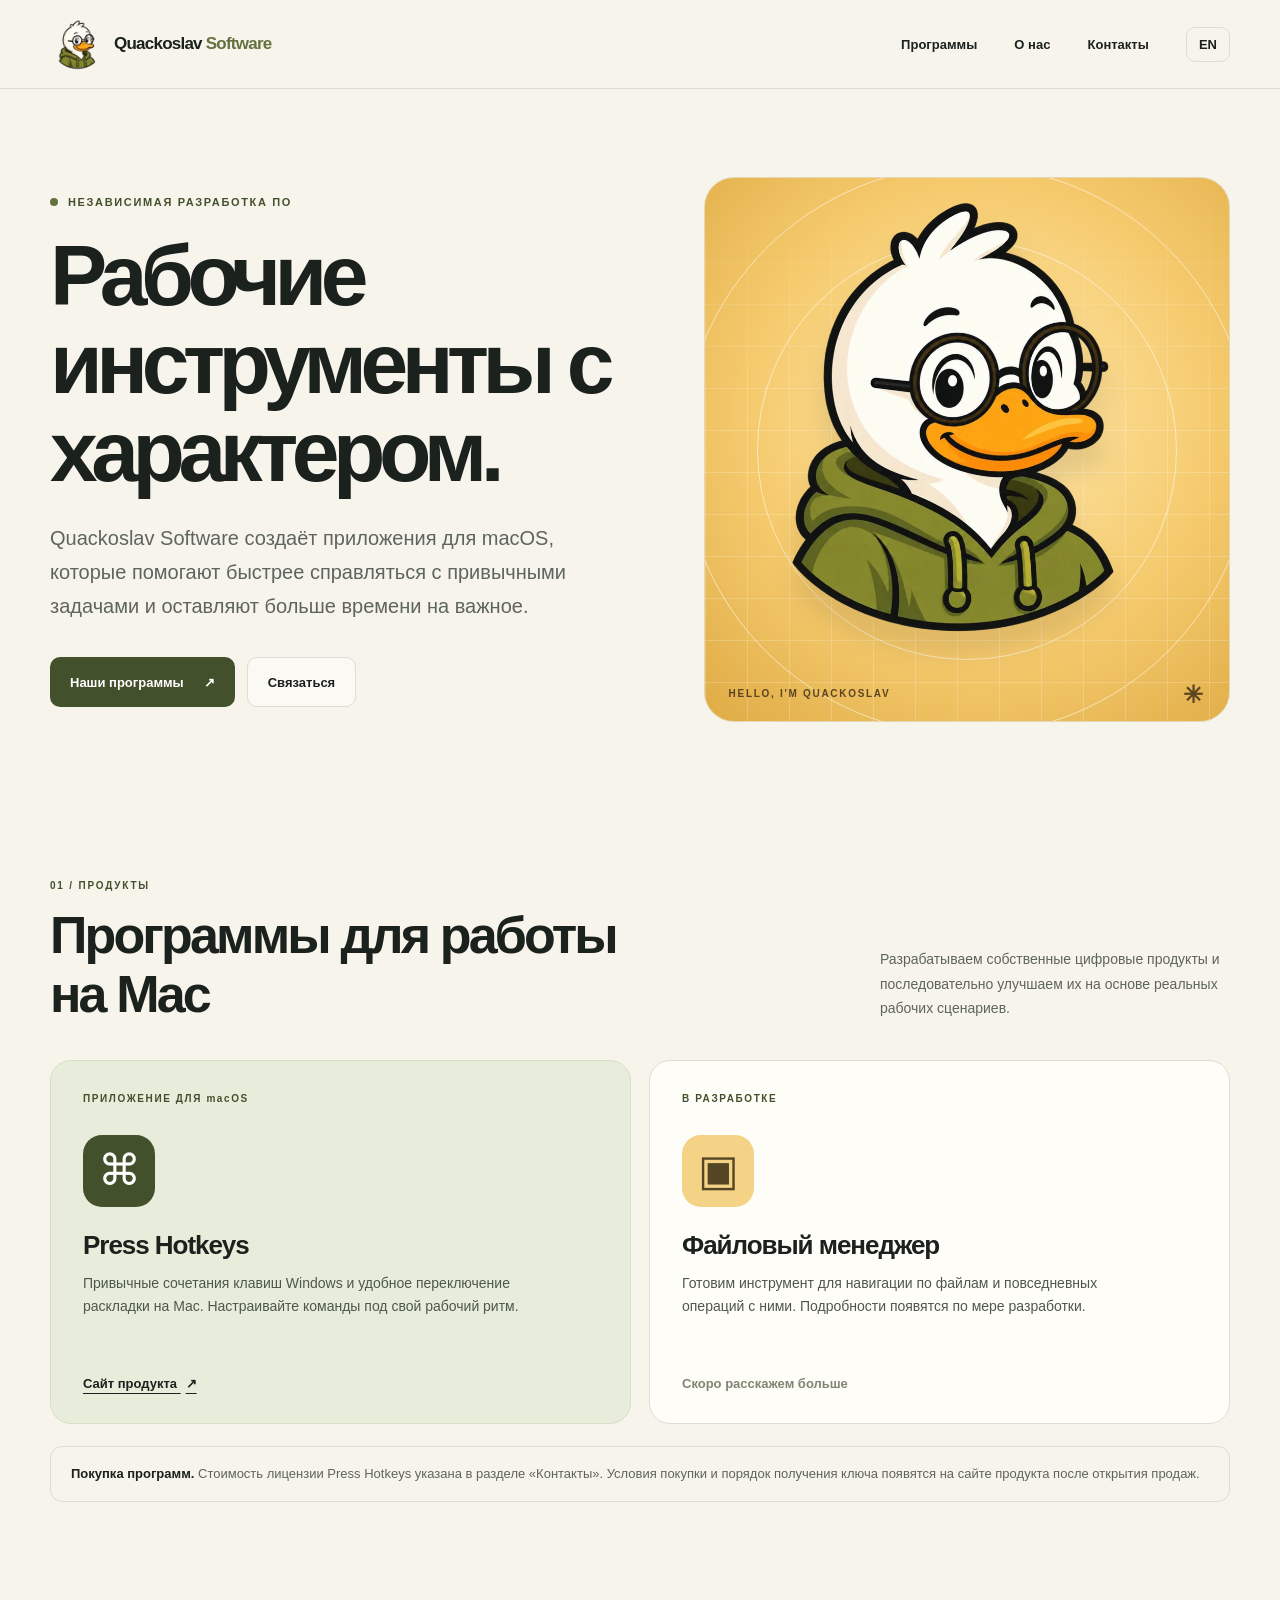
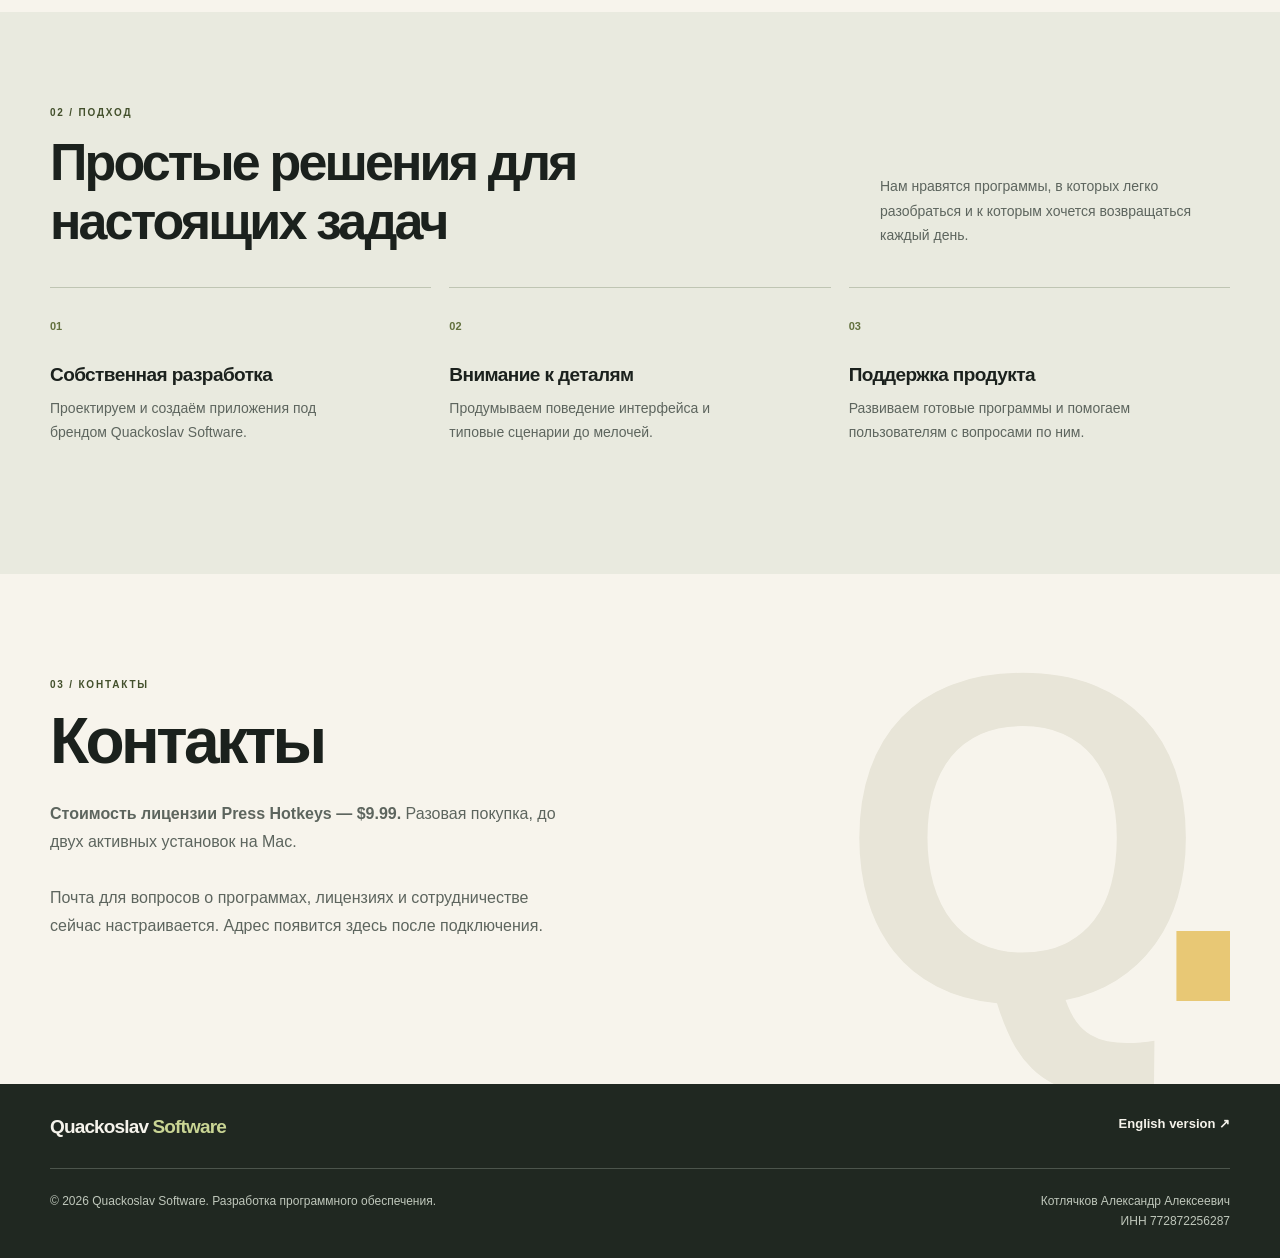
<file: index.html>
<!doctype html>
<html lang="ru">
<head>
  <meta charset="utf-8">
  <meta name="viewport" content="width=device-width, initial-scale=1">
  <meta name="theme-color" content="#f7f4ec">
  <meta name="description" content="Quackoslav Software — независимая разработка программ для macOS. Приложения для удобной работы с клавиатурой, файлами и повседневными задачами.">
  <link rel="canonical" href="https://quackoslavsoft.ru/">
  <link rel="alternate" hreflang="ru" href="https://quackoslavsoft.ru/">
  <link rel="alternate" hreflang="en" href="https://quackoslavsoft.ru/en/">
  <link rel="alternate" hreflang="x-default" href="https://quackoslavsoft.ru/en/">
  <link rel="icon" type="image/png" href="/assets/quackoslav-favicon.png">
  <link rel="stylesheet" href="/styles.css">
  <meta property="og:type" content="website">
  <meta property="og:site_name" content="Quackoslav Software">
  <meta property="og:locale" content="ru_RU">
  <meta property="og:title" content="Quackoslav Software — полезные программы для macOS">
  <meta property="og:description" content="Разрабатываем собственные приложения для удобной повседневной работы на Mac.">
  <meta property="og:url" content="https://quackoslavsoft.ru/">
  <meta property="og:image" content="https://quackoslavsoft.ru/assets/quackoslav-social.png">
  <title>Quackoslav Software — разработка программ для macOS</title>
</head>
<body>
  <a class="skip-link" href="#main">Перейти к содержимому</a>
  <header class="site-header">
    <div class="container header-inner">
      <a class="brand" href="/" aria-label="Quackoslav Software — главная">
        <img src="/assets/quackoslav-icon.webp" alt="" width="55" height="55">
        <span>Quackoslav <strong>Software</strong></span>
      </a>
      <nav class="site-nav" aria-label="Основная навигация">
        <a href="#products">Программы</a>
        <a href="#about">О нас</a>
        <a href="#contact">Контакты</a>
        <a class="language" href="/en/" lang="en" hreflang="en">EN</a>
      </nav>
    </div>
  </header>

  <main id="main">
    <section class="hero container" aria-labelledby="hero-title">
      <div class="hero-copy">
        <span class="eyebrow"><span class="eyebrow-dot"></span> Независимая разработка ПО</span>
        <h1 id="hero-title">Рабочие инструменты с характером.</h1>
        <p class="hero-lead">Quackoslav Software создаёт приложения для macOS, которые помогают быстрее справляться с привычными задачами и оставляют больше времени на важное.</p>
        <div class="hero-actions">
          <a class="button button-primary" href="#products">Наши программы <span aria-hidden="true">↗</span></a>
          <a class="button button-quiet" href="#contact">Связаться</a>
        </div>
      </div>
      <div class="hero-art" aria-label="Крякослав — талисман Quackoslav Software" role="img">
        <div class="art-grid" aria-hidden="true"></div>
        <span class="orbit orbit-one" aria-hidden="true"></span>
        <span class="orbit orbit-two" aria-hidden="true"></span>
        <div class="hero-logo-wrap"><img src="/assets/quackoslav-hero.webp" alt="" width="840" height="1120" fetchpriority="high"></div>
        <span class="art-caption" aria-hidden="true">HELLO, I'M QUACKOSLAV <span>✳</span></span>
      </div>
    </section>

    <section class="section container" id="products" aria-labelledby="products-title">
      <div class="section-heading">
        <div><span class="section-kicker">01 / ПРОДУКТЫ</span><h2 id="products-title">Программы для работы на Mac</h2></div>
        <p>Разрабатываем собственные цифровые продукты и последовательно улучшаем их на основе реальных рабочих сценариев.</p>
      </div>
      <div class="product-grid">
        <article class="product-card product-featured">
          <span class="product-type">ПРИЛОЖЕНИЕ ДЛЯ macOS</span>
          <div class="product-icon" aria-hidden="true">⌘</div>
          <h3>Press Hotkeys</h3>
          <p>Привычные сочетания клавиш Windows и удобное переключение раскладки на Mac. Настраивайте команды под свой рабочий ритм.</p>
          <a class="product-link" href="https://presshotkeys.com/" target="_blank" rel="noopener noreferrer">Сайт продукта <span aria-hidden="true">↗</span></a>
        </article>
        <article class="product-card">
          <span class="product-type">В РАЗРАБОТКЕ</span>
          <div class="product-icon folder-icon" aria-hidden="true">▣</div>
          <h3>Файловый менеджер</h3>
          <p>Готовим инструмент для навигации по файлам и повседневных операций с ними. Подробности появятся по мере разработки.</p>
          <span class="product-soon">Скоро расскажем больше</span>
        </article>
      </div>
      <p class="license-note"><strong>Покупка программ.</strong> Стоимость лицензии Press Hotkeys указана в разделе «Контакты». Условия покупки и порядок получения ключа появятся на сайте продукта после открытия продаж.</p>
    </section>

    <section class="section principles" id="about" aria-labelledby="about-title">
      <div class="container">
        <div class="section-heading">
          <div><span class="section-kicker">02 / ПОДХОД</span><h2 id="about-title">Простые решения для настоящих задач</h2></div>
          <p>Нам нравятся программы, в которых легко разобраться и к которым хочется возвращаться каждый день.</p>
        </div>
        <div class="principle-grid">
          <div class="principle"><span class="principle-number">01</span><h3>Собственная разработка</h3><p>Проектируем и создаём приложения под брендом Quackoslav Software.</p></div>
          <div class="principle"><span class="principle-number">02</span><h3>Внимание к деталям</h3><p>Продумываем поведение интерфейса и типовые сценарии до мелочей.</p></div>
          <div class="principle"><span class="principle-number">03</span><h3>Поддержка продукта</h3><p>Развиваем готовые программы и помогаем пользователям с вопросами по ним.</p></div>
        </div>
      </div>
    </section>

    <section class="contact-section container" id="contact" aria-labelledby="contact-title">
      <div class="contact-copy">
        <span class="section-kicker">03 / КОНТАКТЫ</span>
        <h2 id="contact-title">Контакты</h2>
        <p><strong>Стоимость лицензии Press Hotkeys — $9.99.</strong> Разовая покупка, до двух активных установок на Mac.</p>
        <p>Почта для вопросов о программах, лицензиях и сотрудничестве сейчас настраивается. Адрес появится здесь после подключения.</p>
      </div>
      <div class="contact-mark" aria-hidden="true">Q<span>.</span></div>
    </section>
  </main>

  <footer class="site-footer">
    <div class="container footer-top">
      <a class="footer-brand" href="/">Quackoslav <strong>Software</strong></a>
      <a href="/en/" lang="en" hreflang="en">English version ↗</a>
    </div>
    <div class="container footer-bottom">
      <p>© 2026 Quackoslav Software. Разработка программного обеспечения.</p>
      <div class="legal-identity" data-nosnippet><!--noindex--><p>Котлячков Александр Алексеевич<br>ИНН 772872256287</p><!--/noindex--></div>
    </div>
  </footer>
</body>
</html>
</file>
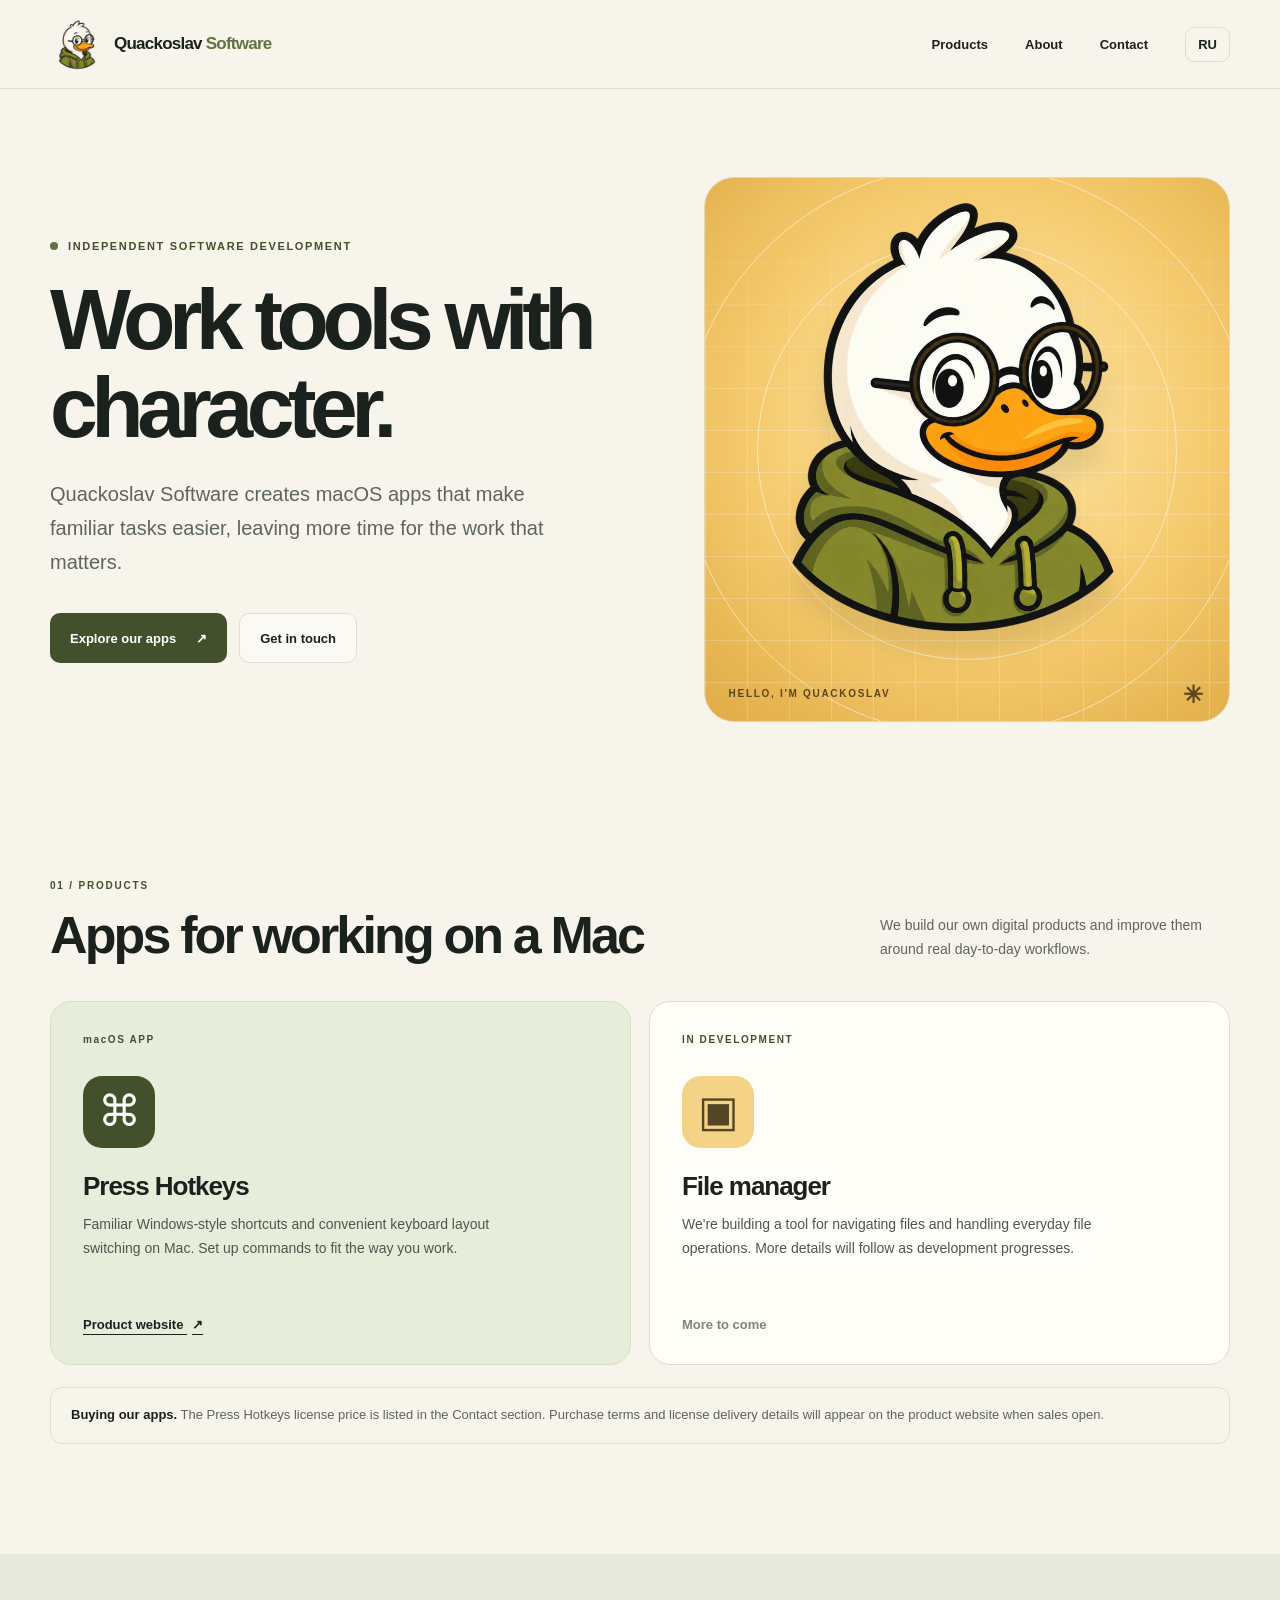
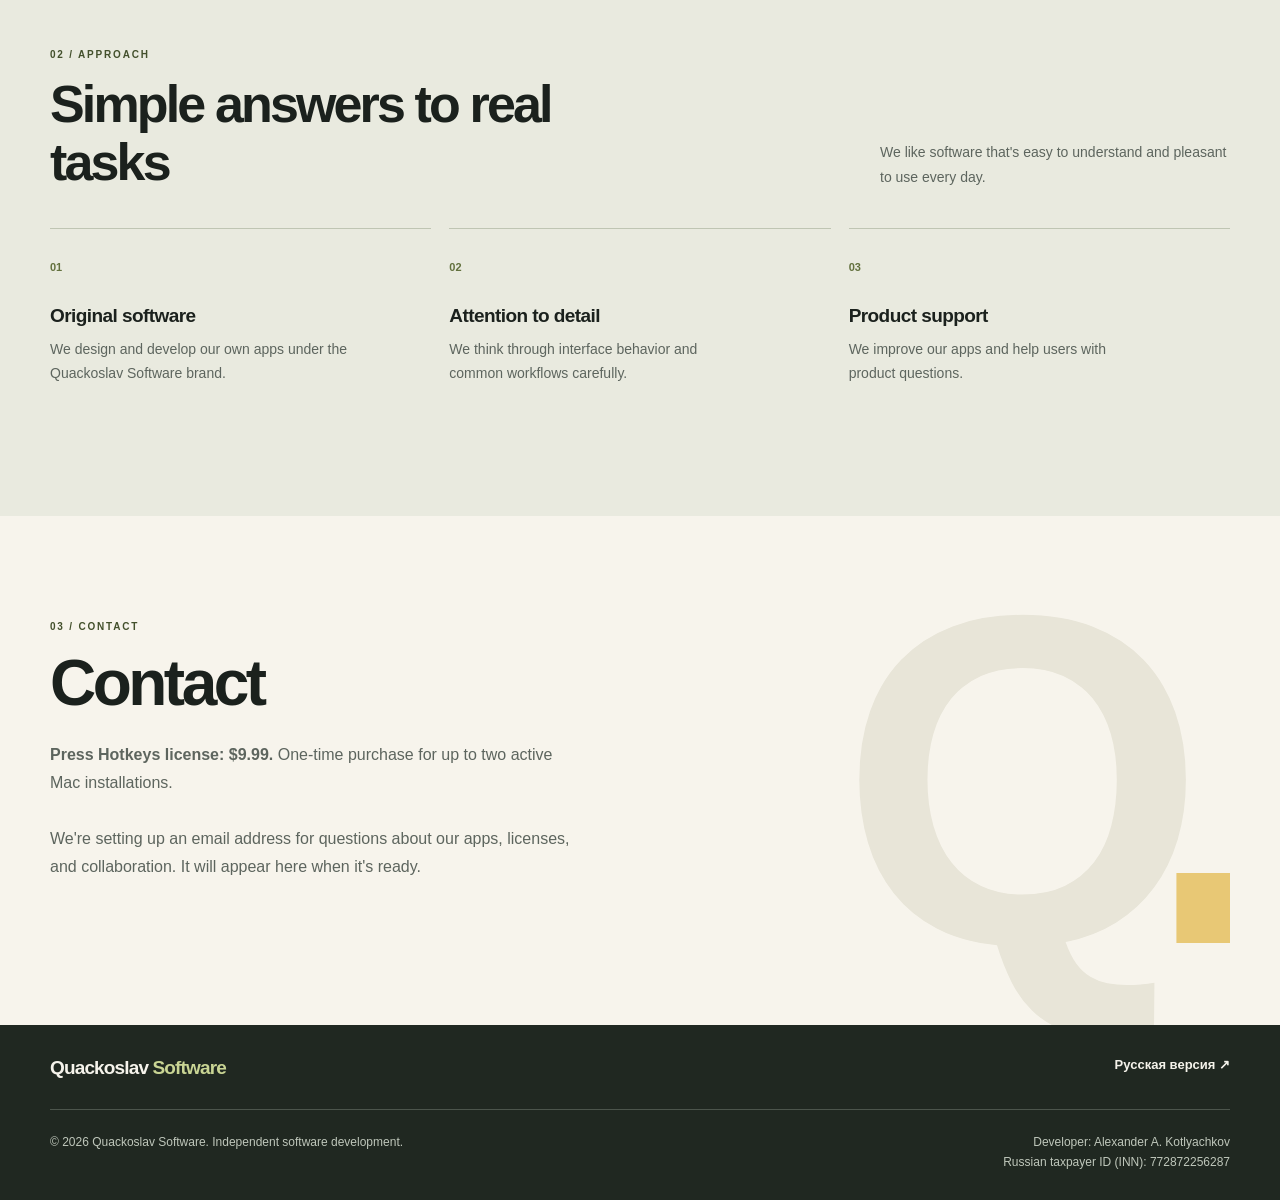
<file: en/index.html>
<!doctype html>
<html lang="en">
<head>
  <meta charset="utf-8">
  <meta name="viewport" content="width=device-width, initial-scale=1">
  <meta name="theme-color" content="#f7f4ec">
  <meta name="description" content="Quackoslav Software is an independent developer of macOS apps for comfortable everyday work with shortcuts, files, and more.">
  <link rel="canonical" href="https://quackoslavsoft.ru/en/">
  <link rel="alternate" hreflang="ru" href="https://quackoslavsoft.ru/">
  <link rel="alternate" hreflang="en" href="https://quackoslavsoft.ru/en/">
  <link rel="alternate" hreflang="x-default" href="https://quackoslavsoft.ru/en/">
  <link rel="icon" type="image/png" href="/assets/quackoslav-favicon.png">
  <link rel="stylesheet" href="/styles.css">
  <meta property="og:type" content="website">
  <meta property="og:site_name" content="Quackoslav Software">
  <meta property="og:locale" content="en_US">
  <meta property="og:title" content="Quackoslav Software — useful apps for macOS">
  <meta property="og:description" content="Independent macOS software for comfortable everyday work.">
  <meta property="og:url" content="https://quackoslavsoft.ru/en/">
  <meta property="og:image" content="https://quackoslavsoft.ru/assets/quackoslav-social.png">
  <title>Quackoslav Software — macOS app development</title>
</head>
<body>
  <a class="skip-link" href="#main">Skip to content</a>
  <header class="site-header">
    <div class="container header-inner">
      <a class="brand" href="/en/" aria-label="Quackoslav Software — home">
        <img src="/assets/quackoslav-icon.webp" alt="" width="55" height="55">
        <span>Quackoslav <strong>Software</strong></span>
      </a>
      <nav class="site-nav" aria-label="Main navigation">
        <a href="#products">Products</a>
        <a href="#about">About</a>
        <a href="#contact">Contact</a>
        <a class="language" href="/" lang="ru" hreflang="ru">RU</a>
      </nav>
    </div>
  </header>

  <main id="main">
    <section class="hero container" aria-labelledby="hero-title">
      <div class="hero-copy">
        <span class="eyebrow"><span class="eyebrow-dot"></span> Independent software development</span>
        <h1 id="hero-title">Work tools with character.</h1>
        <p class="hero-lead">Quackoslav Software creates macOS apps that make familiar tasks easier, leaving more time for the work that matters.</p>
        <div class="hero-actions">
          <a class="button button-primary" href="#products">Explore our apps <span aria-hidden="true">↗</span></a>
          <a class="button button-quiet" href="#contact">Get in touch</a>
        </div>
      </div>
      <div class="hero-art" aria-label="Quackoslav, the Quackoslav Software mascot" role="img">
        <div class="art-grid" aria-hidden="true"></div>
        <span class="orbit orbit-one" aria-hidden="true"></span>
        <span class="orbit orbit-two" aria-hidden="true"></span>
        <div class="hero-logo-wrap"><img src="/assets/quackoslav-hero.webp" alt="" width="840" height="1120" fetchpriority="high"></div>
        <span class="art-caption" aria-hidden="true">HELLO, I'M QUACKOSLAV <span>✳</span></span>
      </div>
    </section>

    <section class="section container" id="products" aria-labelledby="products-title">
      <div class="section-heading">
        <div><span class="section-kicker">01 / PRODUCTS</span><h2 id="products-title">Apps for working on a Mac</h2></div>
        <p>We build our own digital products and improve them around real day-to-day workflows.</p>
      </div>
      <div class="product-grid">
        <article class="product-card product-featured">
          <span class="product-type">macOS APP</span>
          <div class="product-icon" aria-hidden="true">⌘</div>
          <h3>Press Hotkeys</h3>
          <p>Familiar Windows-style shortcuts and convenient keyboard layout switching on Mac. Set up commands to fit the way you work.</p>
          <a class="product-link" href="https://presshotkeys.com/" target="_blank" rel="noopener noreferrer">Product website <span aria-hidden="true">↗</span></a>
        </article>
        <article class="product-card">
          <span class="product-type">IN DEVELOPMENT</span>
          <div class="product-icon folder-icon" aria-hidden="true">▣</div>
          <h3>File manager</h3>
          <p>We're building a tool for navigating files and handling everyday file operations. More details will follow as development progresses.</p>
          <span class="product-soon">More to come</span>
        </article>
      </div>
      <p class="license-note"><strong>Buying our apps.</strong> The Press Hotkeys license price is listed in the Contact section. Purchase terms and license delivery details will appear on the product website when sales open.</p>
    </section>

    <section class="section principles" id="about" aria-labelledby="about-title">
      <div class="container">
        <div class="section-heading">
          <div><span class="section-kicker">02 / APPROACH</span><h2 id="about-title">Simple answers to real tasks</h2></div>
          <p>We like software that's easy to understand and pleasant to use every day.</p>
        </div>
        <div class="principle-grid">
          <div class="principle"><span class="principle-number">01</span><h3>Original software</h3><p>We design and develop our own apps under the Quackoslav Software brand.</p></div>
          <div class="principle"><span class="principle-number">02</span><h3>Attention to detail</h3><p>We think through interface behavior and common workflows carefully.</p></div>
          <div class="principle"><span class="principle-number">03</span><h3>Product support</h3><p>We improve our apps and help users with product questions.</p></div>
        </div>
      </div>
    </section>

    <section class="contact-section container" id="contact" aria-labelledby="contact-title">
      <div class="contact-copy">
        <span class="section-kicker">03 / CONTACT</span>
        <h2 id="contact-title">Contact</h2>
        <p><strong>Press Hotkeys license: $9.99.</strong> One-time purchase for up to two active Mac installations.</p>
        <p>We're setting up an email address for questions about our apps, licenses, and collaboration. It will appear here when it's ready.</p>
      </div>
      <div class="contact-mark" aria-hidden="true">Q<span>.</span></div>
    </section>
  </main>

  <footer class="site-footer">
    <div class="container footer-top">
      <a class="footer-brand" href="/en/">Quackoslav <strong>Software</strong></a>
      <a href="/" lang="ru" hreflang="ru">Русская версия ↗</a>
    </div>
    <div class="container footer-bottom">
      <p>© 2026 Quackoslav Software. Independent software development.</p>
      <div class="legal-identity" data-nosnippet><!--noindex--><p>Developer: Alexander A. Kotlyachkov<br>Russian taxpayer ID (INN): 772872256287</p><!--/noindex--></div>
    </div>
  </footer>
</body>
</html>
</file>
<file: styles.css>
:root {
  color-scheme: light;
  --paper: #f7f4ec;
  --ink: #1b211d;
  --muted: #5d655e;
  --line: #dcded2;
  --olive: #63713e;
  --olive-dark: #43502c;
  --gold: #f3bc43;
  --white: #fffdf8;
}

* { box-sizing: border-box; }
html { scroll-behavior: smooth; }
body { margin: 0; color: var(--ink); background: var(--paper); font-family: -apple-system, BlinkMacSystemFont, 'Segoe UI', Arial, sans-serif; -webkit-font-smoothing: antialiased; }
img { display: block; max-width: 100%; }
a { color: inherit; }
.container { width: min(1180px, calc(100% - 48px)); margin-inline: auto; }
.skip-link { position: absolute; top: -100px; left: 16px; z-index: 100; padding: 10px 14px; background: var(--ink); color: white; }
.skip-link:focus { top: 12px; }

.site-header { position: relative; z-index: 5; border-bottom: 1px solid var(--line); }
.header-inner { min-height: 88px; display: flex; align-items: center; justify-content: space-between; gap: 24px; }
.brand { display: inline-flex; align-items: center; gap: 9px; text-decoration: none; font-size: 17px; font-weight: 800; letter-spacing: -.045em; white-space: nowrap; }
.brand img { width: 55px; height: 55px; object-fit: contain; }
.brand strong, .footer-brand strong { color: var(--olive); }
.site-nav { display: flex; align-items: center; gap: clamp(14px, 2.9vw, 38px); font-size: 13px; font-weight: 700; }
.site-nav a { text-decoration: none; transition: color .2s ease; }
.site-nav a:hover, .footer-top a:hover { color: var(--olive); }
.site-nav .language { padding: 9px 12px; border: 1px solid var(--line); border-radius: 9px; }

.hero { display: grid; grid-template-columns: 1.07fr .93fr; gap: 48px; align-items: center; padding-block: 88px 100px; }
.hero-copy { position: relative; z-index: 1; }
.eyebrow { display: inline-flex; align-items: center; gap: 10px; color: var(--olive-dark); text-transform: uppercase; letter-spacing: .15em; font-size: 11px; font-weight: 800; }
.eyebrow-dot { display: block; width: 8px; height: 8px; background: var(--olive); border-radius: 50%; }
h1, h2, h3, p { margin-top: 0; }
h1 { max-width: 700px; margin: 21px 0 26px; font-size: clamp(54px, 6.7vw, 88px); line-height: 1.03; letter-spacing: -.075em; font-weight: 800; }
.hero-lead { max-width: 540px; color: var(--muted); font-size: clamp(17px, 1.65vw, 20px); line-height: 1.7; }
.hero-actions { display: flex; flex-wrap: wrap; align-items: center; gap: 12px; margin-top: 34px; }
.button { min-height: 50px; display: inline-flex; align-items: center; justify-content: center; gap: 20px; padding: 13px 20px; border-radius: 10px; text-decoration: none; font-size: 13px; font-weight: 800; transition: transform .2s ease, background .2s ease; }
.button:hover { transform: translateY(-2px); }
.button-primary { background: var(--olive-dark); color: #fff; }
.button-primary:hover { background: #303b20; }
.button-quiet { border: 1px solid var(--line); background: rgba(255,255,255,.42); }

.hero-art { position: relative; min-height: 545px; overflow: hidden; border: 1px solid #e4d7b1; border-radius: 30px; background: radial-gradient(circle at 53% 44%, #ffeab0, #f5ca6d 57%, #dfab45 100%); isolation: isolate; }
.art-grid { position: absolute; inset: 0; opacity: .34; background-image: linear-gradient(#fff9 1px, transparent 1px), linear-gradient(90deg, #fff9 1px, transparent 1px); background-size: 42px 42px; mask-image: linear-gradient(to bottom, transparent, black 45%); }
.orbit { position: absolute; width: 570px; height: 570px; border: 1px solid rgba(255,255,255,.54); border-radius: 50%; top: 50%; left: 50%; transform: translate(-50%,-50%); }
.orbit-two { width: 420px; height: 420px; }
.hero-logo-wrap { position: absolute; inset: 24px 14px 70px; display: grid; place-items: center; min-width: 0; min-height: 0; }
.hero-logo-wrap img { position: absolute; inset: 0; width: 100%; height: 100%; object-fit: contain; filter: drop-shadow(0 22px 12px rgba(58,45,19,.12)); }
.art-caption { position: absolute; bottom: 19px; left: 24px; right: 24px; display: flex; justify-content: space-between; font-size: 10px; font-weight: 800; letter-spacing: .17em; color: #594521; }
.art-caption span { font-size: 24px; line-height: .6; }

.section { padding-block: 58px 110px; }
.section-heading { display: flex; align-items: end; justify-content: space-between; gap: 40px; margin-bottom: 36px; }
.section-heading > div { max-width: 610px; }
.section-heading > p { max-width: 350px; margin-bottom: 3px; color: var(--muted); font-size: 14px; line-height: 1.75; }
.section-kicker { display: block; margin-bottom: 15px; color: var(--olive-dark); font-size: 10px; font-weight: 800; letter-spacing: .18em; }
h2 { margin-bottom: 0; font-size: clamp(35px, 4.1vw, 52px); line-height: 1.13; letter-spacing: -.055em; }
.product-grid { display: grid; grid-template-columns: repeat(2, minmax(0,1fr)); gap: 18px; }
.product-card { min-height: 364px; display: flex; flex-direction: column; align-items: flex-start; padding: 32px; border: 1px solid var(--line); border-radius: 21px; background: #fffdf7; }
.product-featured { background: #e7ecdb; border-color: #d6dfc3; }
.product-type { color: var(--olive-dark); font-size: 10px; font-weight: 800; letter-spacing: .16em; }
.product-icon { display: grid; place-items: center; width: 72px; height: 72px; margin: 31px 0 23px; border-radius: 19px; background: var(--olive-dark); color: #fff; font-family: 'DM Sans', sans-serif; font-size: 43px; line-height: 1; }
.folder-icon { background: #f4d286; color: #544624; }
.product-card h3 { margin-bottom: 11px; font-size: 26px; line-height: 1.2; letter-spacing: -.04em; }
.product-card p { max-width: 460px; margin-bottom: 26px; color: #4d574f; line-height: 1.7; font-size: 14px; }
.product-link, .product-soon { margin-top: auto; font-size: 13px; font-weight: 800; }
.product-link { text-decoration-thickness: 1px; text-underline-offset: 5px; }
.product-link span { margin-left: 5px; }
.product-soon { color: #818575; }
.license-note { margin: 22px 0 0; padding: 17px 20px; border: 1px solid var(--line); border-radius: 12px; color: var(--muted); font-size: 13px; line-height: 1.6; }
.license-note strong { color: var(--ink); }

.principles { padding-block: 95px 104px; background: #e9eadf; }
.principle-grid { display: grid; grid-template-columns: repeat(3, minmax(0,1fr)); gap: 18px; }
.principle { padding: 28px 24px 12px 0; border-top: 1px solid #bfc5b3; }
.principle-number { color: var(--olive); font-size: 11px; font-weight: 800; }
.principle h3 { margin: 30px 0 11px; font-size: 19px; letter-spacing: -.03em; }
.principle p { max-width: 300px; color: var(--muted); font-size: 14px; line-height: 1.7; }

.contact-section { position: relative; display: flex; align-items: center; justify-content: space-between; gap: 24px; padding-block: 105px 116px; overflow: hidden; }
.contact-copy { position: relative; z-index: 1; max-width: 680px; }
.contact-copy h2 { font-size: clamp(42px, 5vw, 67px); }
.contact-copy p { max-width: 520px; margin: 22px 0 28px; color: var(--muted); line-height: 1.75; }
.contact-mark { position: absolute; right: 16px; top: 30px; color: #e8e5d8; font-family: 'DM Sans', sans-serif; font-size: clamp(260px, 37vw, 470px); font-weight: 700; line-height: 1; letter-spacing: -.13em; }
.contact-mark span { color: #e8c875; }

.site-footer { padding-block: 32px 27px; background: #202821; color: #f5f3eb; }
.footer-top, .footer-bottom { display: flex; justify-content: space-between; gap: 24px; }
.footer-top { padding-bottom: 30px; border-bottom: 1px solid #4c554c; }
.footer-top a { text-decoration: none; }
.footer-brand { font-size: 19px; font-weight: 800; letter-spacing: -.045em; }
.footer-brand strong { color: #c9d594; }
.footer-top > a:last-child { font-size: 13px; font-weight: 700; }
.footer-bottom { padding-top: 23px; color: #bfc7bb; font-size: 12px; line-height: 1.65; }
.footer-bottom p { margin-bottom: 0; }
.footer-bottom .legal-identity { text-align: right; }
.legal-identity p { margin: 0; }

@media (max-width: 900px) {
  .hero { gap: 30px; padding-block: 58px 74px; }
  .hero-art { min-height: 445px; }
  h1 { font-size: clamp(46px, 7vw, 66px); }
}
@media (max-width: 680px) {
  .container { width: min(100% - 32px, 1180px); }
  .header-inner { min-height: 76px; }
  .brand { font-size: 15px; }
  .brand img { width: 46px; height: 46px; }
  .site-nav { gap: 10px; }
  .site-nav a:not(.language) { display: none; }
  .hero { grid-template-columns: minmax(0, 1fr); gap: 36px; padding-block: 57px 70px; }
  h1 { font-size: clamp(42px, 12vw, 72px); }
  .hero-art { min-height: 410px; }
  .hero-logo-wrap { inset: 20px 16px 62px; }
  .section { padding-block: 30px 76px; }
  .section-heading { display: block; margin-bottom: 28px; }
  .section-heading > p { margin-top: 17px; }
  .product-grid, .principle-grid { grid-template-columns: 1fr; }
  .product-card { min-height: 330px; }
  .principles { padding-block: 74px; }
  .principle h3 { margin-top: 18px; }
  .contact-section { padding-block: 82px 92px; }
  .contact-mark { right: -12px; top: 115px; font-size: 330px; }
  .footer-bottom { flex-direction: column; gap: 12px; }
  .footer-bottom .legal-identity { text-align: left; }
}
@media (prefers-reduced-motion: reduce) {
  html { scroll-behavior: auto; }
  .button, .site-nav a { transition: none; }
}
</file>
